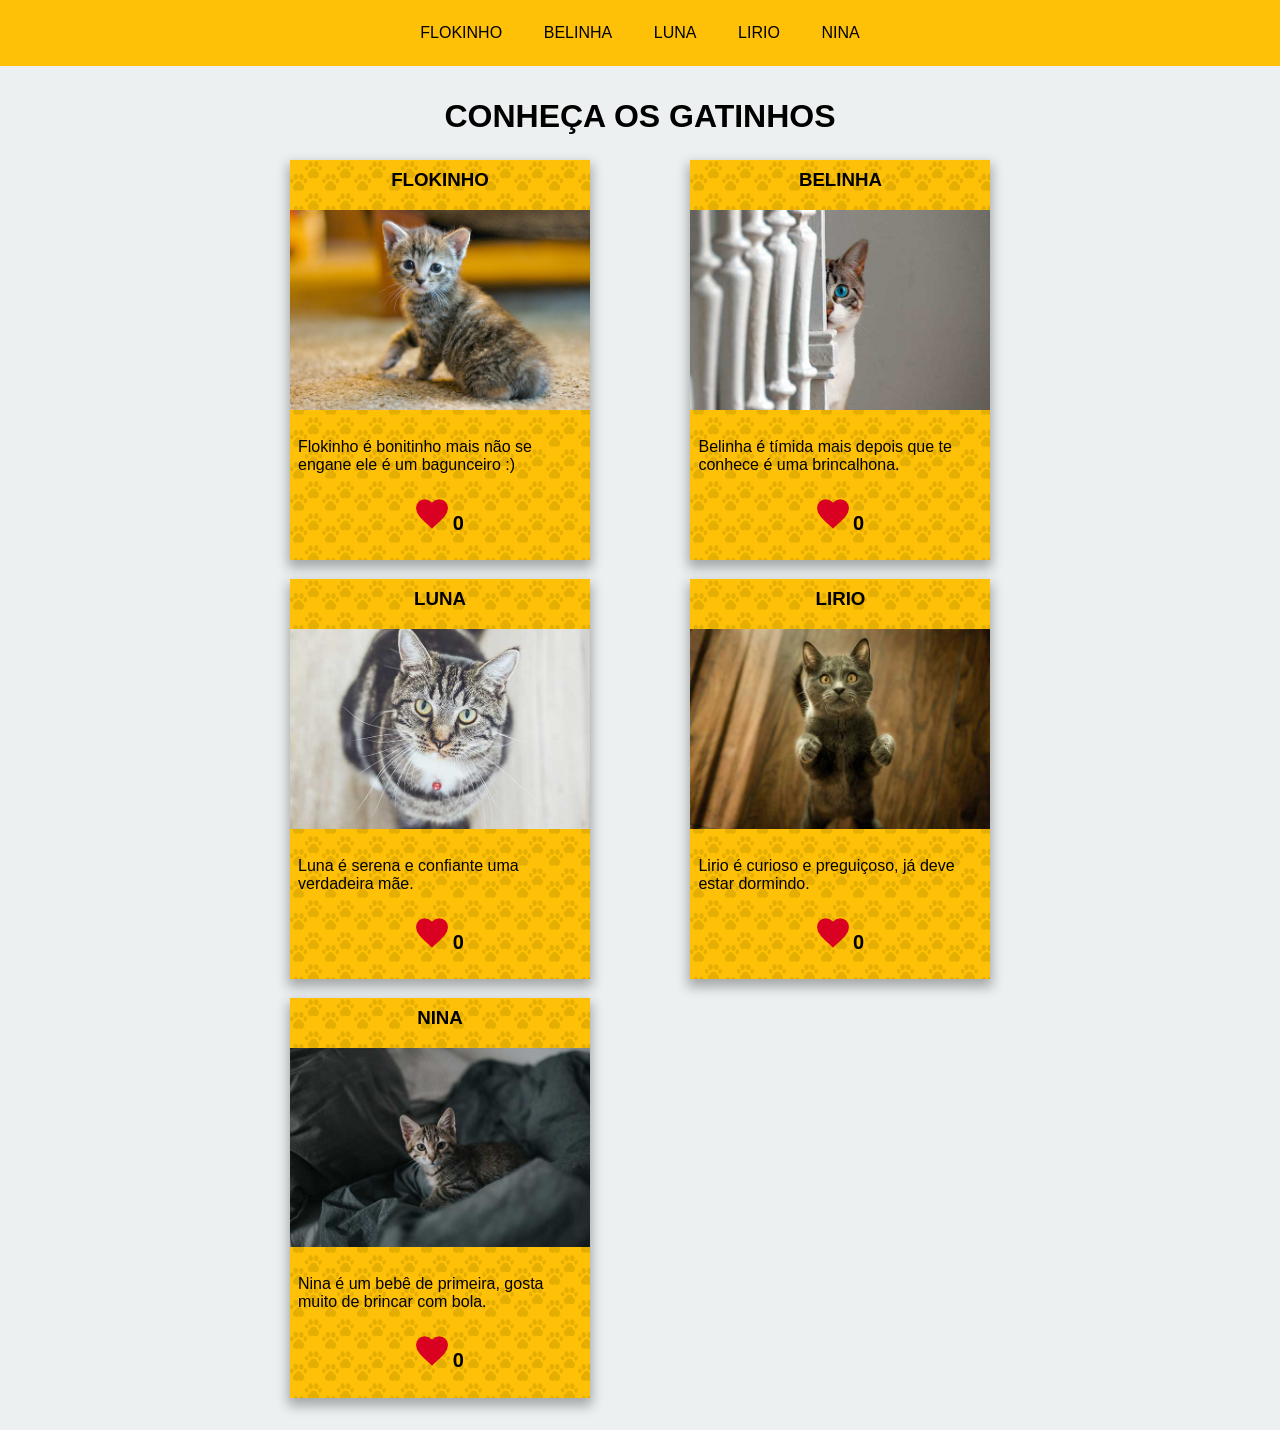
<file: src_jquery/index.html>
<!DOCTYPE html>
<html>
<head>
    <meta charset="utf-8">
    <meta name="viewport" content="width=device-width, initial-scale=1.0">
    <title>Cat Clicker</title>
    <link href="https://fonts.googleapis.com/css?family=Open+Sans" rel="stylesheet">
    <link href="css/styles.css" rel="stylesheet">
    <link rel="shortcut icon" href="images/favicon.ico" type="image/x-icon">
</head>
<body>

    <nav class="site-nav">
        <div class="menu-toggle">
            <div class="hamburger"></div>
        </div>
        
        <ul class="open desktop">
            <li><a href="#flokinho">Flokinho</a></li>
            <li><a href="#belinha">Belinha</a></li>
            <li><a href="#luna">Luna</a></li>
            <li><a href="#lirio">Lirio</a></li>
            <li><a href="#nina">Nina</a></li>
        </ul>
    </nav>

    <header class="masthead">
        <h1>Conheça os gatinhos</h1>

        <div class="col">
            <div class="card">
                <h3>Flokinho</h3>
                <img class="cat" src="images/cat-1.jpg" alt="Flokinho">
                <p>Flokinho é bonitinho mais não se engane ele é um bagunceiro :)</p>
                <div class="item">
                    <img class="heart" src="images/heart.png" alt="Like">
                    <span class="contador">0</span>
                </div>
            </div>
        </div>

        <div class="col">
            <div class="card">
                <h3>Belinha</h3>
                <img class="cat" src="images/cat-2.jpg" alt="Belinha">
                <p>Belinha é tímida mais depois que te conhece é uma brincalhona.</p>
                <div class="item">
                    <img class="heart" src="images/heart.png" alt="Like">
                    <span class="contador">0</span>
                </div>
            </div>
        </div>

        <div class="col">
            <div class="card">
                <h3>Luna</h3>
                <img class="cat" src="images/cat-3.jpg" alt="Luna">
                <p>Luna é serena e confiante uma verdadeira mãe.</p>
                <div class="item">
                    <img class="heart" src="images/heart.png" alt="Like">
                    <span class="contador">0</span>
                </div>
            </div>
        </div>

        <div class="col">
            <div class="card">
                <h3>Lirio</h3>
                <img class="cat" src="images/cat-4.jpg" alt="Lirio">
                <p>Lirio é curioso e preguiçoso, já deve estar dormindo.</p>
                <div class="item">
                    <img class="heart" src="images/heart.png" alt="Like">
                    <span class="contador">0</span>
                </div>
            </div>
        </div>

        <div class="col">
            <div class="card">
                <h3>Nina</h3>
                <img class="cat" src="images/cat-5.jpg" alt="Nina">
                <p>Nina é um bebê de primeira, gosta muito de brincar com bola.</p>
                <div class="item">
                    <img class="heart" src="images/heart.png" alt="Like">
                    <span class="contador">0</span>
                </div>
            </div>
        </div>
        
    </header>

    <script src="js/jquery-3.2.1.min.js"></script>
    <script src="js/app.js"></script>
</body>
</html>
</file>
<file: src_jquery/css/styles.css>
html {
    box-sizing: border-box;
}

*,
*::before,
*::after {
    box-sizing: inherit;
}

body {
    background: #ecf0f1;
    font-family: OpenSans, sans-serif;
    margin: 0;
    padding: 0;
}

.masthead {
    padding: 2em 0;
    max-width: 800px;
    margin: 0 auto;
}

.masthead h1 {
    color: #000;
    font-weight: bold;
    margin: 0;
    margin-bottom: 0.2em;
    text-align: center;
    text-transform: uppercase;
}

.col {
    width: 50%;
    display: inline-block;
    vertical-align: top;
    min-height: 1px;
    padding-left: 5px;
    padding-right: 5px;
    margin-right: -4px;
}

.card {
    width: 300px;
    height: 400px;
    background-color: #ffc107;
    margin: 0 auto;
    box-shadow: 0 6px 11.31px 1.69px rgba(0,0,0,.3);
    background: url("../images/cat.png") #ffc107;
    background-repeat: repeat;
}

.card h3 {
    text-align: center;
    text-transform: uppercase;
    padding-top: 0.5em;
}

.cat {
    width: 100%;
    cursor: pointer;
}

.card p {
    padding: 0.5em;
}

.card h4 {
    text-align: center;
    font-weight: bold;
}

.heart {
    margin: 0 auto;
    text-align: center;
    display: inline-block;
}

span {
    font-weight: bold;
    font-size: 20px;
    display: inline-block;
}

.item {
    margin: 0 auto;
    text-align: center;
}

/* MENU */
nav {
    margin: 0;
    padding: 0;
}
  
nav ul {
    display: flex;
    flex-direction: column;
    list-style-type: none;
    padding: 0;
    margin: 0;
    display: none;
}

nav ul.opening {
    display: block;
}

nav li { border-bottom: 1px solid #f6f4e2; }

nav li:last-child { border-bottom: none; }

nav a {
    color: #000;
    background: #e7a119;
    display: block;
    padding: 1.5em 4em 1.5em 3em;
    text-transform: uppercase;
    text-decoration: none;
    text-align: center;
}

nav a:hover, nav a:focus { background: #E4B363; }

.site-nav--icon {
    font-size: 1.4em;
    margin-right: 1em;
    width: 1.1em;
    text-align: right;
    color: rgba(255,255,255,.4);
}

/* TOGGLE */
.menu-toggle {
    position: absolute;
    padding: 0.8em;
    top: 2em;
    right: .5em;
    cursor: pointer;
}
  
.hamburger, .hamburger::before, .hamburger::after {
    content: '';
    display: block;
    background: #ffc107;
    height: 3px;
    width: 2em;
    border-radius: 3px;
    -webkit-transition: all ease-in-out 350ms;
    transition: all ease-in-out 350ms;
}

.hamburger::before {
    -webkit-transform: translateY(-7px);
    transform: translateY(-7px);
}

.hamburger::after {
    -webkit-transform: translateY(4px);
    transform: translateY(4px);
}

.open .hamburger {
    -webkit-transform: rotate(45deg);
    transform: rotate(45deg);
}

.open .hamburger::before { display: none; }

.open .hamburger::after {
    -webkit-transform: translateY(-1px) rotate(-90deg);
    transform: translateY(-1px) rotate(-90deg);
}

/* MIXIN */
@media screen and (min-width: 780px) {
    .menu-toggle { display: none; }

    nav ul {
        display: flex;
        flex-direction: row;
        justify-content: flex-end;
        margin: 0 auto;
    }

    nav li {
        flex: 1 1 auto;
        border: none;
    }

    nav li a {
        padding: 1.5em 1.3em 1.5em 1.3em;
        margin: 0;
        border: none;
        background-color: #ffc107;
    }

    nav a:hover,  nav a:focus { background-color: rgba(255,255,255,.10); }

    .logo {
        flex: 0 0 200px;
        margin: 0;
        padding-left: 20px;
    }

    nav {
        display: flex;
        flex-direction: row;
        justify-content: space-between;
        text-align: center;
        background-color: #ffc107;
    }
}

@media screen and (max-width: 650px) {
    .masthead {
        max-width: 500px;
        margin: 0 auto;
    }

    .col {
        width: 100%;
    }  
}
</file>
